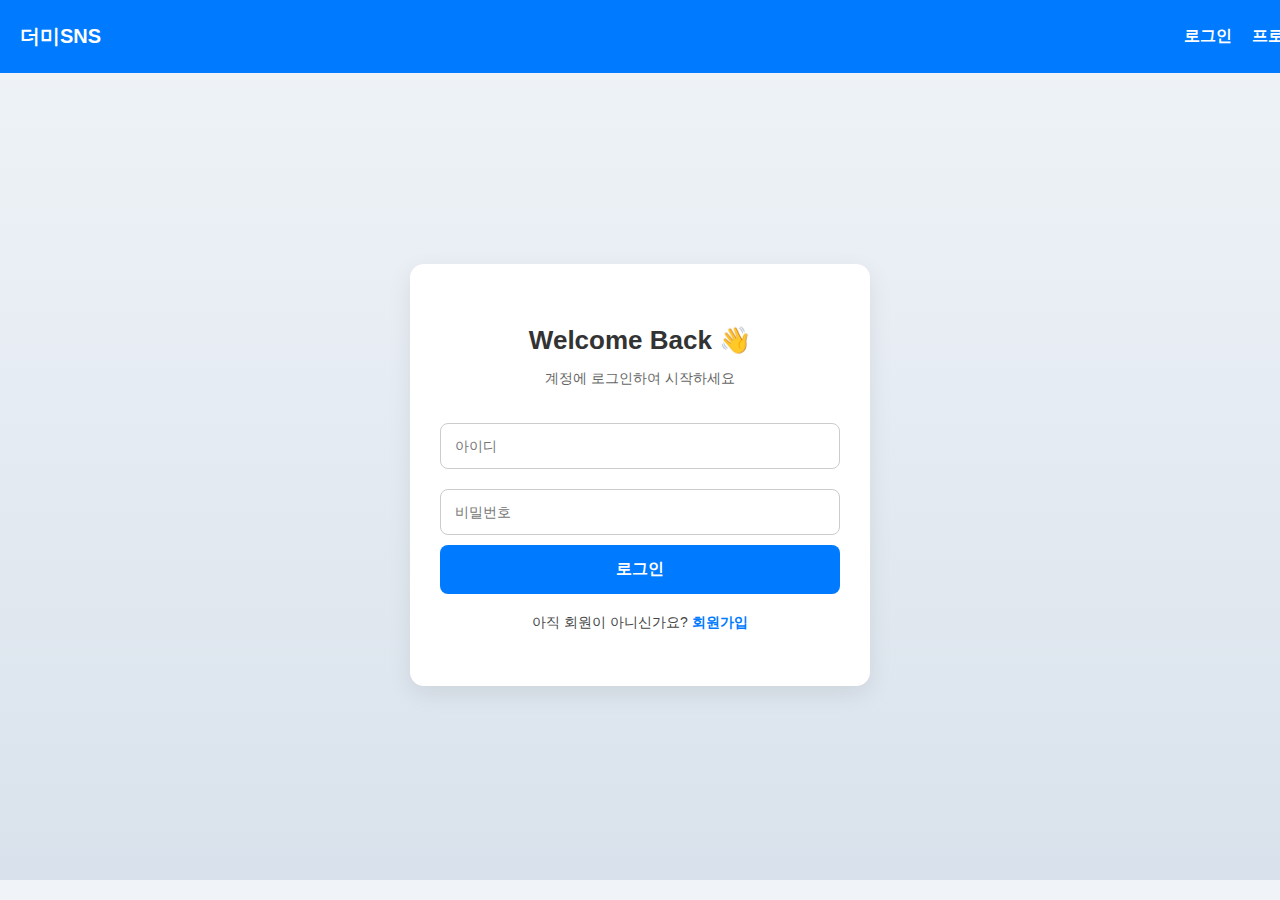
<file: gdgoc/login.html>
<!DOCTYPE html>
<html lang="ko">
<head>
  <meta charset="UTF-8" />
  <title>로그인 - 더미SNS</title>
  <link rel="stylesheet" href="login.css" />
</head>
<body class="login-page">

  <!-- 상단 툴바 -->
  <nav class="toolbar">
    <div class="toolbar-left">
      <a href="index.html" class="logo">더미SNS</a>
    </div>
    <ul class="toolbar-right">
      <li><a href="login.html">로그인</a></li>
      <li><a href="profile.html">프로필</a></li>
    </ul>
  </nav>

  <!-- 로그인 박스 -->
  <div class="login-wrapper">
    <div class="login-box">
      <h2>Welcome Back 👋</h2>
      <p class="sub-text">계정에 로그인하여 시작하세요</p>

      <form id="loginForm">
        <input type="text" id="username" placeholder="아이디" required />
        <input type="password" id="password" placeholder="비밀번호" required />
        <button type="submit">로그인</button>
      </form>

      <p class="signup-text">
        아직 회원이 아니신가요? <a href="register.html">회원가입</a>
      </p>
    </div>
  </div>

  <!-- 모달 -->
  <div id="modal" class="modal">
    <div class="modal-content">
      <p id="modal-message"></p>
      <button id="close-modal">확인</button>
    </div>
  </div>

  <script src="login.js"></script>
</body>
</html>
</file>
<file: gdgoc/login.css>
/* 기본 세팅 */
body.login-page {
  background: linear-gradient(to bottom, #f0f4f8, #d9e2ec);
  margin: 0;
  padding-top: 70px;
  font-family: 'Segoe UI', sans-serif;
  color: #333;
}

/* 툴바 */
.toolbar {
  background-color: #007BFF;
  padding: 10px 20px;
  position: fixed;
  top: 0;
  width: 100%;
  z-index: 1000;
  display: flex;
  justify-content: space-between;
  align-items: center;
}
.toolbar-left .logo {
  color: #fff;
  font-weight: bold;
  text-decoration: none;
  font-size: 20px;
}
.toolbar-right {
  list-style: none;
  display: flex;
  gap: 20px;
}
.toolbar-right li a {
  color: #fff;
  text-decoration: none;
  font-weight: 600;
}

/* 로그인 박스 */
.login-wrapper {
  display: flex;
  justify-content: center;
  align-items: center;
  min-height: 90vh;
}

.login-box {
  background: #fff;
  padding: 40px 30px;
  border-radius: 14px;
  box-shadow: 0 8px 25px rgba(0, 0, 0, 0.08);
  width: 100%;
  max-width: 400px;
  text-align: center;
}
.login-box h2 {
  font-size: 26px;
  margin-bottom: 10px;
}
.sub-text {
  font-size: 14px;
  color: #666;
  margin-bottom: 25px;
}
.login-box input {
  width: 100%;
  padding: 14px;
  margin: 10px 0;
  border: 1px solid #ccc;
  border-radius: 8px;
  font-size: 14px;
  box-sizing: border-box;
}
.login-box button {
  width: 100%;
  padding: 14px;
  background: #007bff;
  color: #fff;
  border: none;
  font-size: 16px;
  font-weight: bold;
  border-radius: 8px;
  cursor: pointer;
  transition: background 0.2s;
}
.login-box button:hover {
  background: #0056b3;
}
.signup-text {
  margin-top: 20px;
  font-size: 14px;
  color: #444;
}
.signup-text a {
  color: #007bff;
  font-weight: bold;
  text-decoration: none;
}
.signup-text a:hover {
  text-decoration: underline;
}

/* 모달 */
#modal {
  display: none;
  position: fixed;
  top: 0; left: 0;
  width: 100%; height: 100%;
  background: rgba(0,0,0,0.5);
  justify-content: center;
  align-items: center;
  z-index: 9999;
}
#modal.show {
  display: flex;
  animation: fadeIn 0.3s ease;
}
@keyframes fadeIn {
  from { opacity: 0; transform: translateY(40px); }
  to { opacity: 1; transform: translateY(0); }
}
#modal .modal-content {
  background: #fff;
  padding: 25px 30px;
  width: 300px;
  border-radius: 10px;
  box-shadow: 0 6px 20px rgba(0,0,0,0.2);
  text-align: center;
}
#modal-message {
  font-size: 16px;
  margin-bottom: 20px;
}
#close-modal {
  padding: 10px 16px;
  border: none;
  background: #007BFF;
  color: #fff;
  font-weight: bold;
  border-radius: 6px;
  cursor: pointer;
}
#close-modal:hover {
  background: #0056b3;
}
</file>
